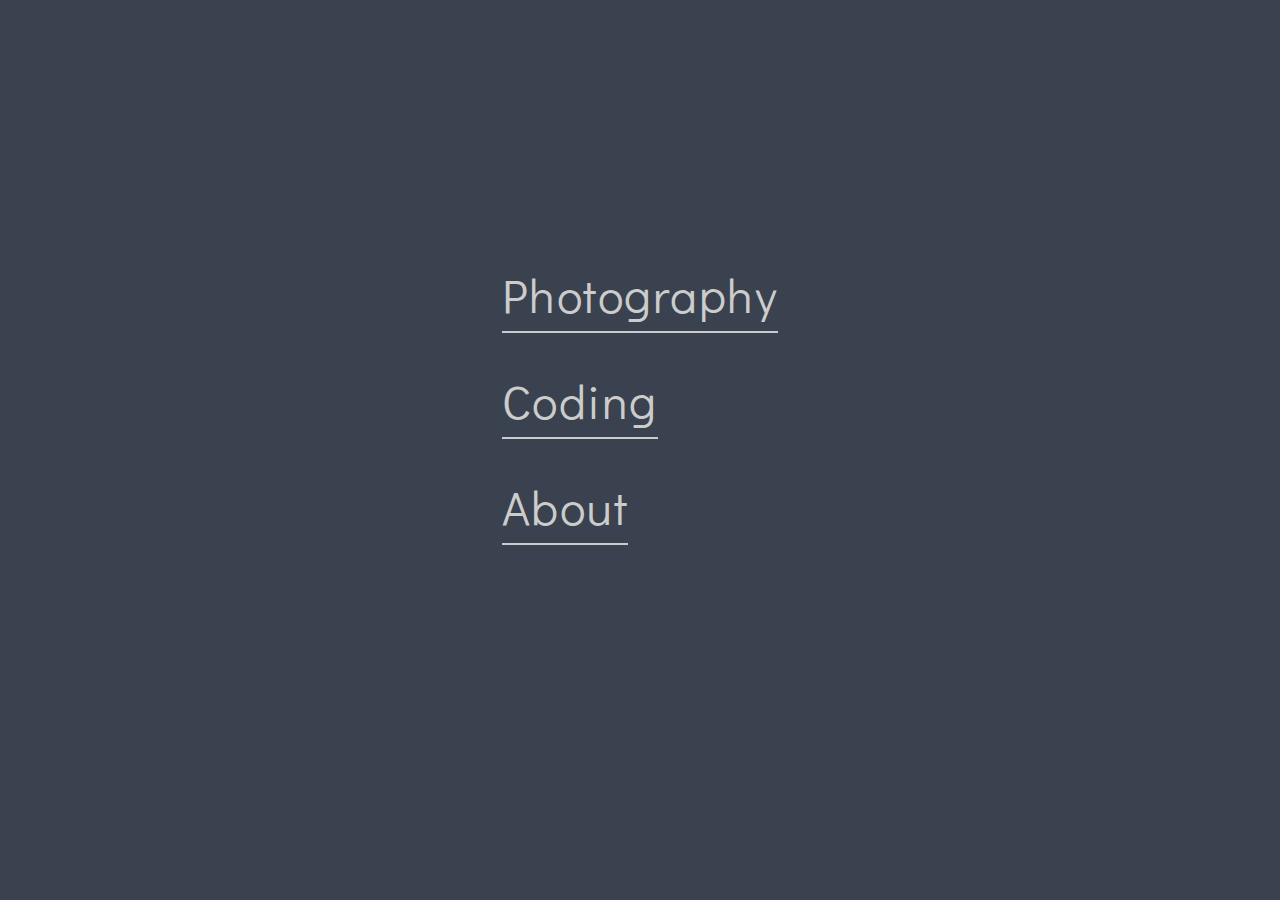
<file: index.html>
<!DOCTYPE html>
<html>

<head>
	<meta name="generator" content="Hugo 0.92.0" />
    <meta charset="utf-8">
<meta http-equiv="X-UA-Compatible" content="chrome=1">
<meta name="HandheldFriendly" content="True">
<meta name="MobileOptimized" content="320">
<meta name="viewport" content="width=device-width, initial-scale=1.0">
<meta name="referrer" content="no-referrer">

<title>
    Jan Krol
</title>
<link href="/index.xml" rel="alternate" type="application/rss+xml" title="Jan Krol" />








<link rel="stylesheet" href="/css/main.min.c5514d3530979d291f3497facc20da1cec870028dbc2a3630b64bab8721bbe49.css" integrity="sha256-xVFNNTCXnSkfNJf6zCDaHOyHACjbwqNjC2S6uHIbvkk=" crossorigin="anonymous" media="screen">




  






<link rel="stylesheet" href="https://fonts.googleapis.com/css?family=Didact+Gothic">

<meta name="twitter:card" content="summary"/>
<meta name="twitter:title" content="Jan Krol"/>
<meta name="twitter:description" content=""/>

<meta property="og:title" content="Jan Krol" />
<meta property="og:description" content="" />
<meta property="og:type" content="website" />
<meta property="og:url" content="https://jkrol21.github.io/" />



    <title>Jan Krol</title>
</head>

<body>
    

    <nav role="navigation" class="flex-container" id="splash">

        
        
            <a href="/photography" class="big-link">
                Photography
            </a>
        
            <a href="/coding" class="big-link">
                Coding
            </a>
        
            <a href="/about" class="big-link">
                About
            </a>
        

        

    </nav>
</body>

</html>
</file>
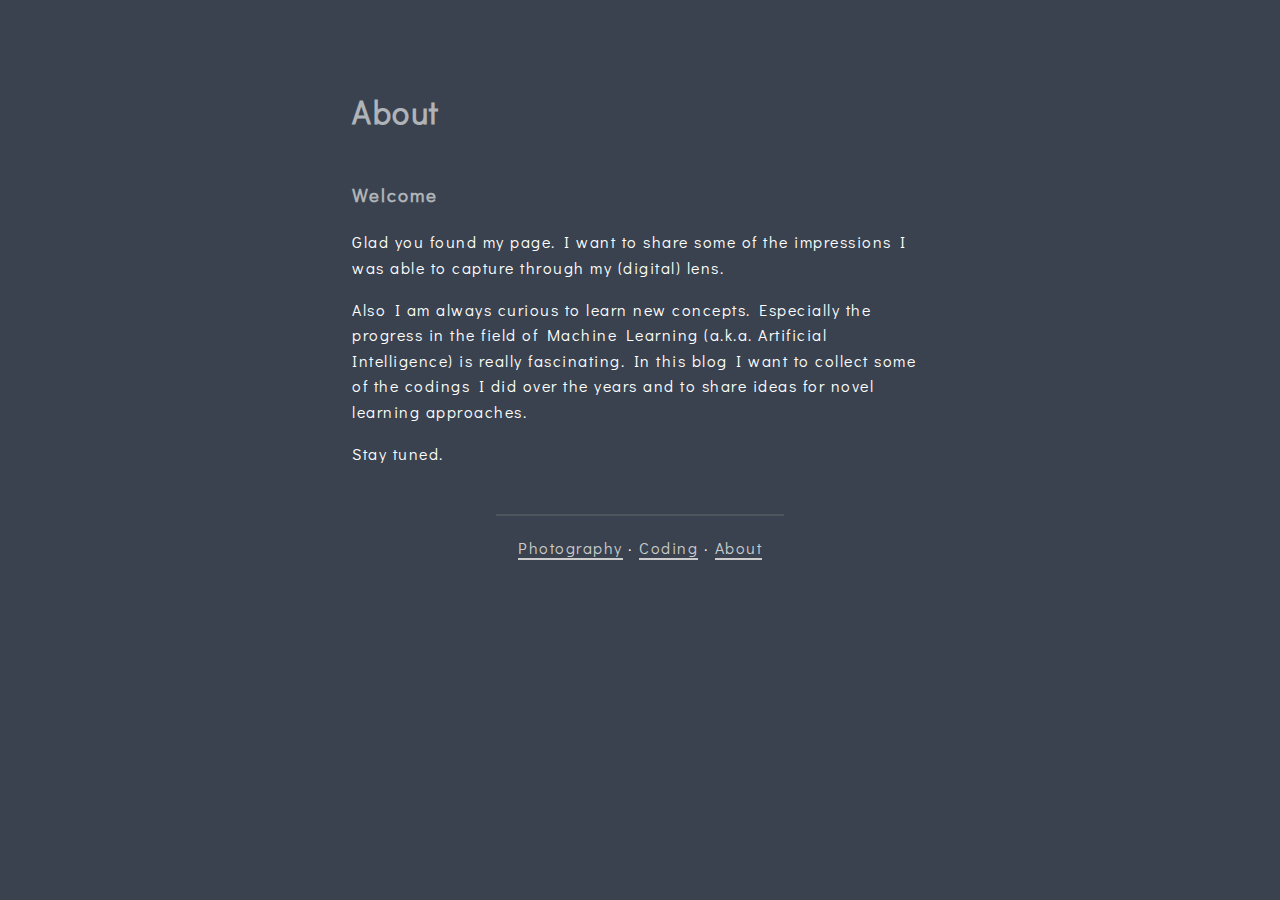
<file: about/index.html>
<!DOCTYPE html>
<html>

<head>
    
    <meta charset="utf-8">
<meta http-equiv="X-UA-Compatible" content="chrome=1">
<meta name="HandheldFriendly" content="True">
<meta name="MobileOptimized" content="320">
<meta name="viewport" content="width=device-width, initial-scale=1.0">
<meta name="referrer" content="no-referrer">

<title>
    About - Jan Krol
</title>









<link rel="stylesheet" href="/css/main.min.c5514d3530979d291f3497facc20da1cec870028dbc2a3630b64bab8721bbe49.css" integrity="sha256-xVFNNTCXnSkfNJf6zCDaHOyHACjbwqNjC2S6uHIbvkk=" crossorigin="anonymous" media="screen">




  






<link rel="stylesheet" href="https://fonts.googleapis.com/css?family=Didact+Gothic">

<meta name="twitter:card" content="summary"/>
<meta name="twitter:title" content="About"/>
<meta name="twitter:description" content="Welcome&nbsp;¶Glad you found my page. I want to share some of the impressions I was able to capture through my (digital) lens.
Also I am always curious to learn new concepts. Especially the progress in the field of Machine Learning (a.k.a. Artificial Intelligence) is really fascinating. In this blog I want to collect some of the codings I did over the years and to share ideas for novel learning approaches."/>

<meta property="og:title" content="About" />
<meta property="og:description" content="Welcome&nbsp;¶Glad you found my page. I want to share some of the impressions I was able to capture through my (digital) lens.
Also I am always curious to learn new concepts. Especially the progress in the field of Machine Learning (a.k.a. Artificial Intelligence) is really fascinating. In this blog I want to collect some of the codings I did over the years and to share ideas for novel learning approaches." />
<meta property="og:type" content="article" />
<meta property="og:url" content="https://jkrol21.github.io/about/" /><meta property="article:section" content="" />
<meta property="article:published_time" content="2020-09-08T00:00:00+00:00" />
<meta property="article:modified_time" content="2020-09-08T00:00:00+00:00" />



    

    
    
    
    <title>
        
        About
        
    </title>
</head>

<body>
    
    
    <header class="wrap flex-container">
        <h1>About</h1>
    </header>
    
    <main class="wrap">
        
        <article role="article" class="flex-container">
<h3 id="welcome" class="anchor-link"><a href="#welcome">Welcome<span class="pilcrow">&nbsp;¶</span></a></h3>
<p>Glad you found my page. I want to share some of the impressions I was able to capture through my (digital) lens.</p>
<p>Also I am always curious to learn new concepts. Especially the progress in the field of Machine Learning (a.k.a. Artificial Intelligence) is really fascinating.
In this blog I want to collect some of the codings I did over the years and to share ideas for novel learning approaches.</p>
<p>Stay tuned.</p>
</article>
        

        
        
        <nav role="navigation" class="flex-container bottom-menu">
            
<hr />
<p>


    

    
        
            <a href="/photography">Photography</a>
        
    
    
        
            &#183; 
            <a href="/coding">Coding</a>
        
            &#183; 
            <a href="/about">About</a>
        
    
    
    

</p>
        </nav>
        
        
    </main>
    
    <footer class="flex-container footer">
</footer>
    
    
</body>

</html>
</file>
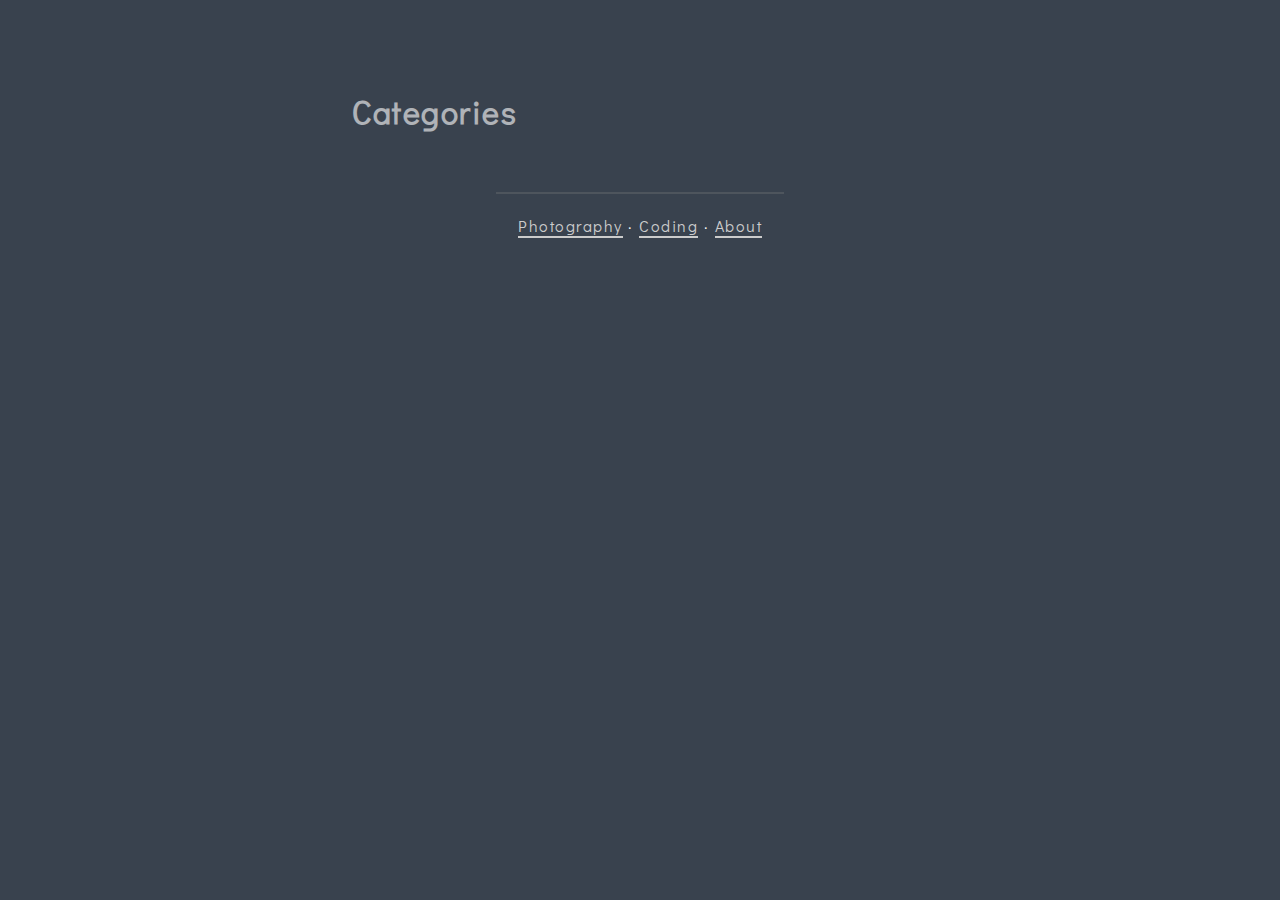
<file: categories/index.html>
<!DOCTYPE html>
<html>

<head>
    
    <meta charset="utf-8">
<meta http-equiv="X-UA-Compatible" content="chrome=1">
<meta name="HandheldFriendly" content="True">
<meta name="MobileOptimized" content="320">
<meta name="viewport" content="width=device-width, initial-scale=1.0">
<meta name="referrer" content="no-referrer">

<title>
    Categories - Jan Krol
</title>
<link href="/categories/index.xml" rel="alternate" type="application/rss+xml" title="Jan Krol" />








<link rel="stylesheet" href="/css/main.min.c5514d3530979d291f3497facc20da1cec870028dbc2a3630b64bab8721bbe49.css" integrity="sha256-xVFNNTCXnSkfNJf6zCDaHOyHACjbwqNjC2S6uHIbvkk=" crossorigin="anonymous" media="screen">




  






<link rel="stylesheet" href="https://fonts.googleapis.com/css?family=Didact+Gothic">

<meta name="twitter:card" content="summary"/>
<meta name="twitter:title" content="Categories"/>
<meta name="twitter:description" content=""/>

<meta property="og:title" content="Categories" />
<meta property="og:description" content="" />
<meta property="og:type" content="website" />
<meta property="og:url" content="https://jkrol21.github.io/categories/" />



    

    
    
    
    <title>
        
        Categories
        
    </title>
</head>

<body>
    
    
    <header class="wrap flex-container">
        <h1>Categories</h1>
    </header>
    
    <main class="wrap">
        
<article class="flex-container">
    
</article>
<nav role="navigation">
    <ul>
        
    </ul>
</nav>


        
        
        <nav role="navigation" class="flex-container bottom-menu">
            
<hr />
<p>


    

    
        
            <a href="/photography">Photography</a>
        
    
    
        
            &#183; 
            <a href="/coding">Coding</a>
        
            &#183; 
            <a href="/about">About</a>
        
    
    
    

</p>
        </nav>
        
        
    </main>
    
    <footer class="flex-container footer">
</footer>
    
    
</body>

</html>
</file>
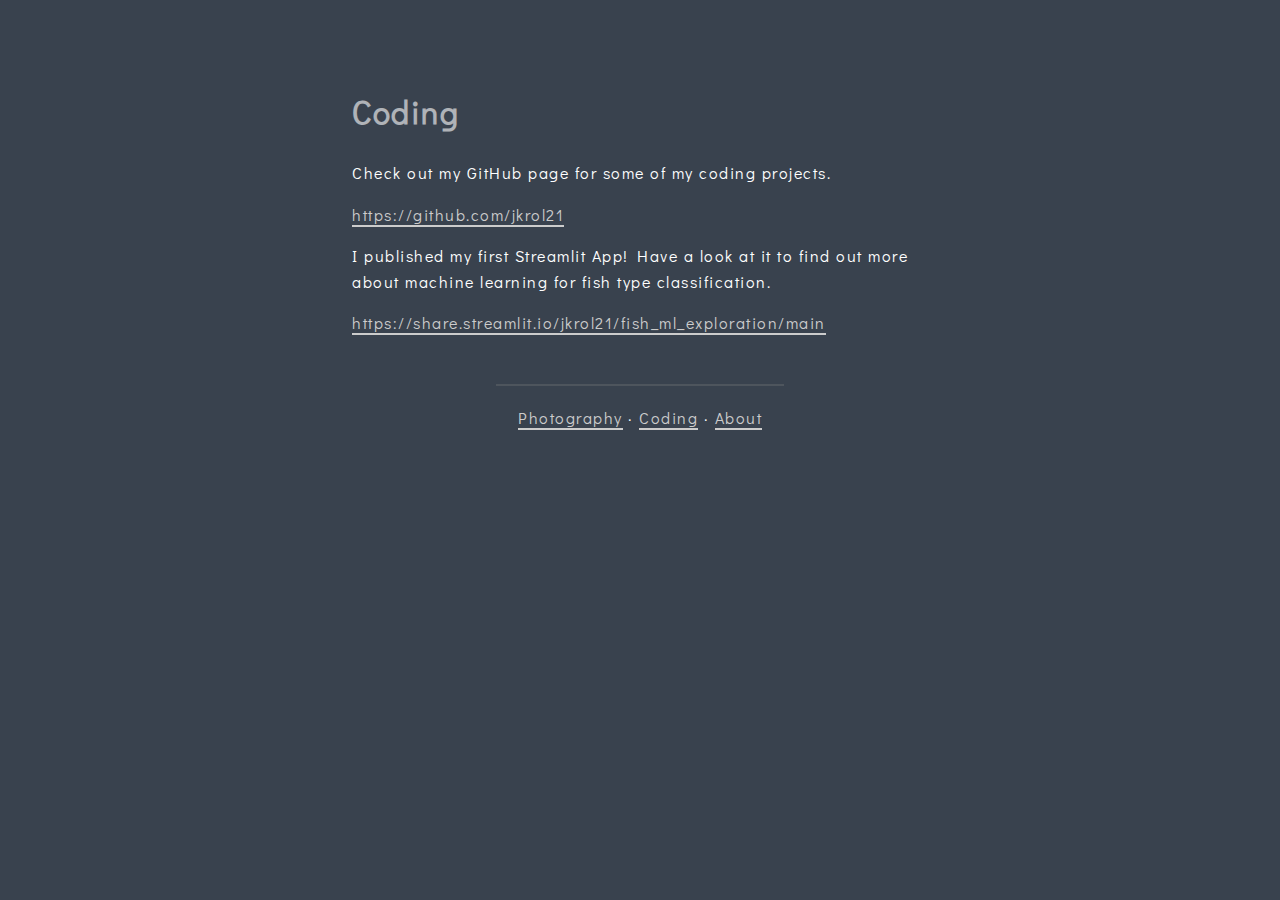
<file: coding/index.html>
<!DOCTYPE html>
<html>

<head>
    
    <meta charset="utf-8">
<meta http-equiv="X-UA-Compatible" content="chrome=1">
<meta name="HandheldFriendly" content="True">
<meta name="MobileOptimized" content="320">
<meta name="viewport" content="width=device-width, initial-scale=1.0">
<meta name="referrer" content="no-referrer">

<title>
    Coding - Jan Krol
</title>









<link rel="stylesheet" href="/css/main.min.c5514d3530979d291f3497facc20da1cec870028dbc2a3630b64bab8721bbe49.css" integrity="sha256-xVFNNTCXnSkfNJf6zCDaHOyHACjbwqNjC2S6uHIbvkk=" crossorigin="anonymous" media="screen">




  






<link rel="stylesheet" href="https://fonts.googleapis.com/css?family=Didact+Gothic">

<meta name="twitter:card" content="summary"/>
<meta name="twitter:title" content="Coding"/>
<meta name="twitter:description" content="Check out my GitHub page for some of my coding projects.
https://github.com/jkrol21
I published my first Streamlit App! Have a look at it to find out more about machine learning for fish type classification.
https://share.streamlit.io/jkrol21/fish_ml_exploration/main"/>

<meta property="og:title" content="Coding" />
<meta property="og:description" content="Check out my GitHub page for some of my coding projects.
https://github.com/jkrol21
I published my first Streamlit App! Have a look at it to find out more about machine learning for fish type classification.
https://share.streamlit.io/jkrol21/fish_ml_exploration/main" />
<meta property="og:type" content="article" />
<meta property="og:url" content="https://jkrol21.github.io/coding/" /><meta property="article:section" content="" />
<meta property="article:published_time" content="2020-03-23T00:00:00+00:00" />
<meta property="article:modified_time" content="2020-03-23T00:00:00+00:00" />



    

    
    
    
    <title>
        
        Coding
        
    </title>
</head>

<body>
    
    
    <header class="wrap flex-container">
        <h1>Coding</h1>
    </header>
    
    <main class="wrap">
        
        <article role="article" class="flex-container"><p>Check out my GitHub page for some of my coding projects.</p>
<p><a href="https://github.com/jkrol21">https://github.com/jkrol21</a></p>
<p>I published my first Streamlit App! 
Have a look at it to find out more about machine learning for fish type classification.</p>
<p><a href="https://share.streamlit.io/jkrol21/fish_ml_exploration/main">https://share.streamlit.io/jkrol21/fish_ml_exploration/main</a></p>
</article>
        

        
        
        <nav role="navigation" class="flex-container bottom-menu">
            
<hr />
<p>


    

    
        
            <a href="/photography">Photography</a>
        
    
    
        
            &#183; 
            <a href="/coding">Coding</a>
        
            &#183; 
            <a href="/about">About</a>
        
    
    
    

</p>
        </nav>
        
        
    </main>
    
    <footer class="flex-container footer">
</footer>
    
    
</body>

</html>
</file>
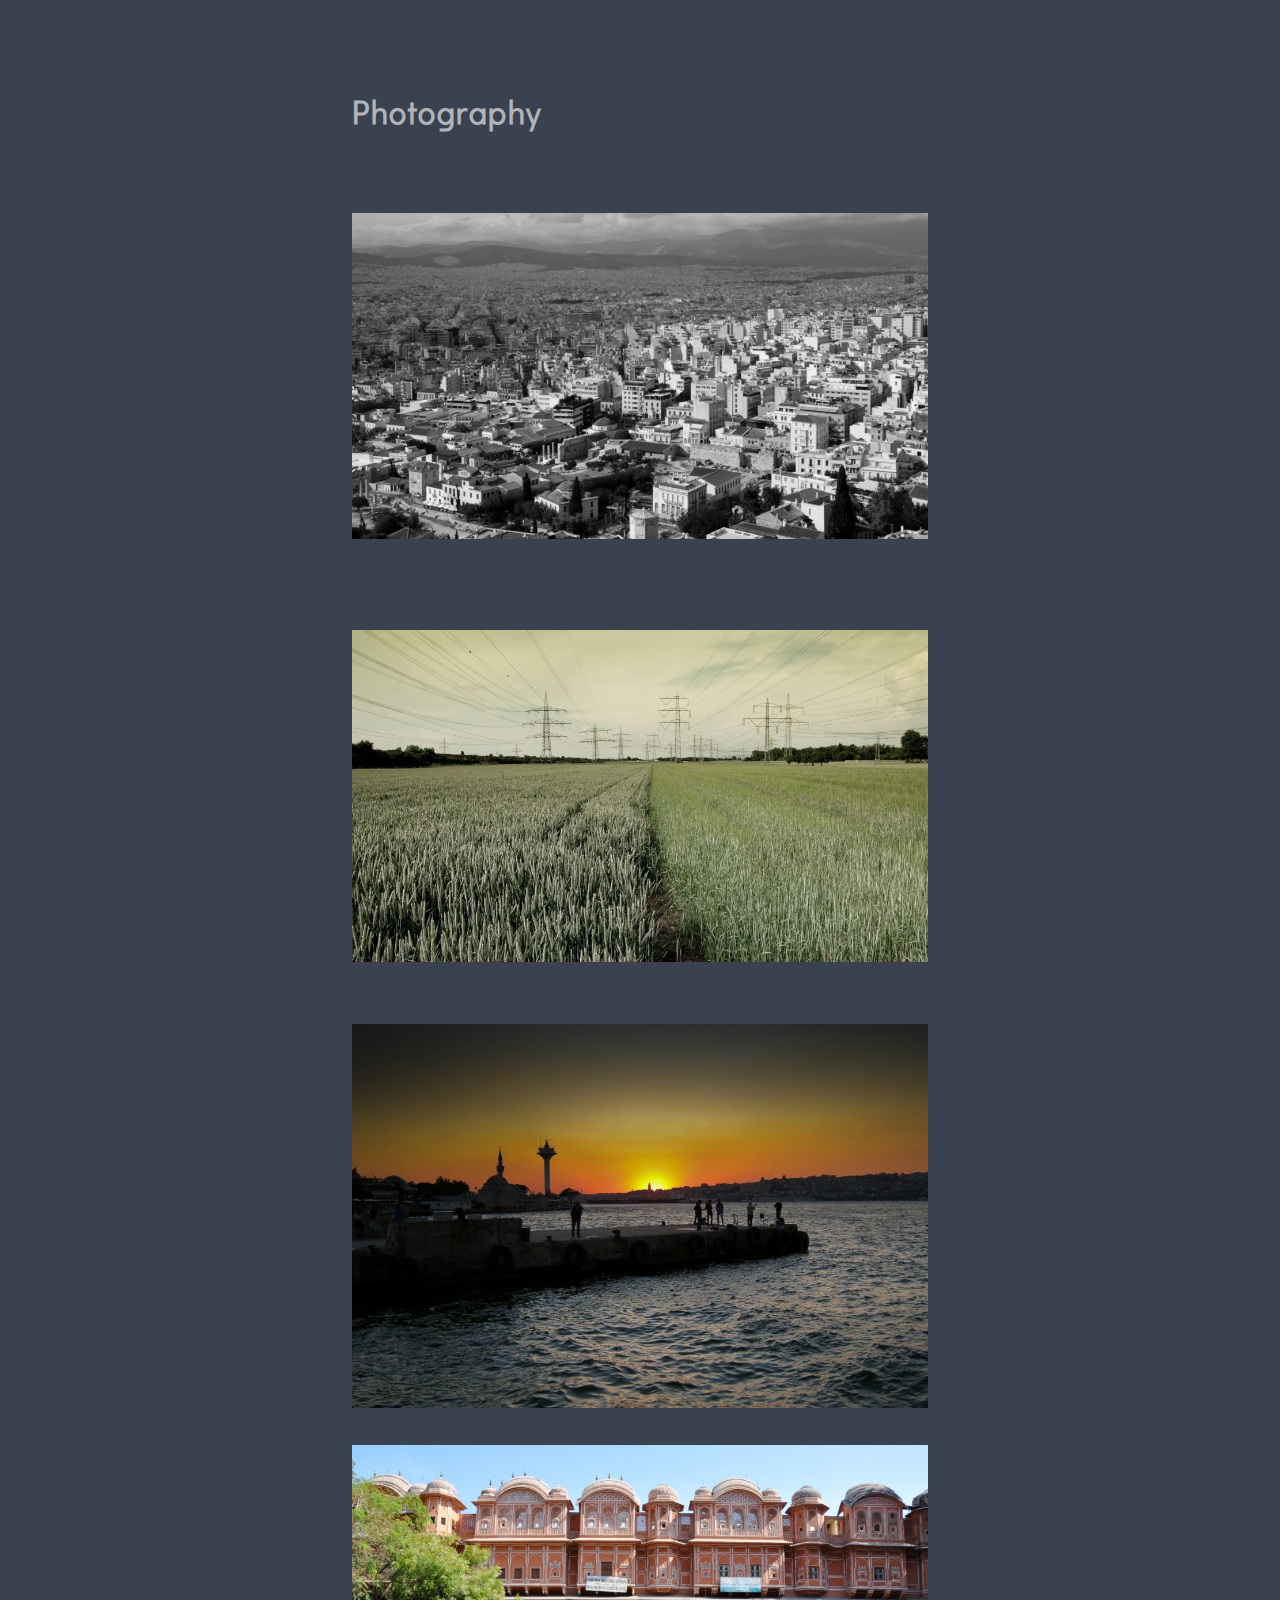
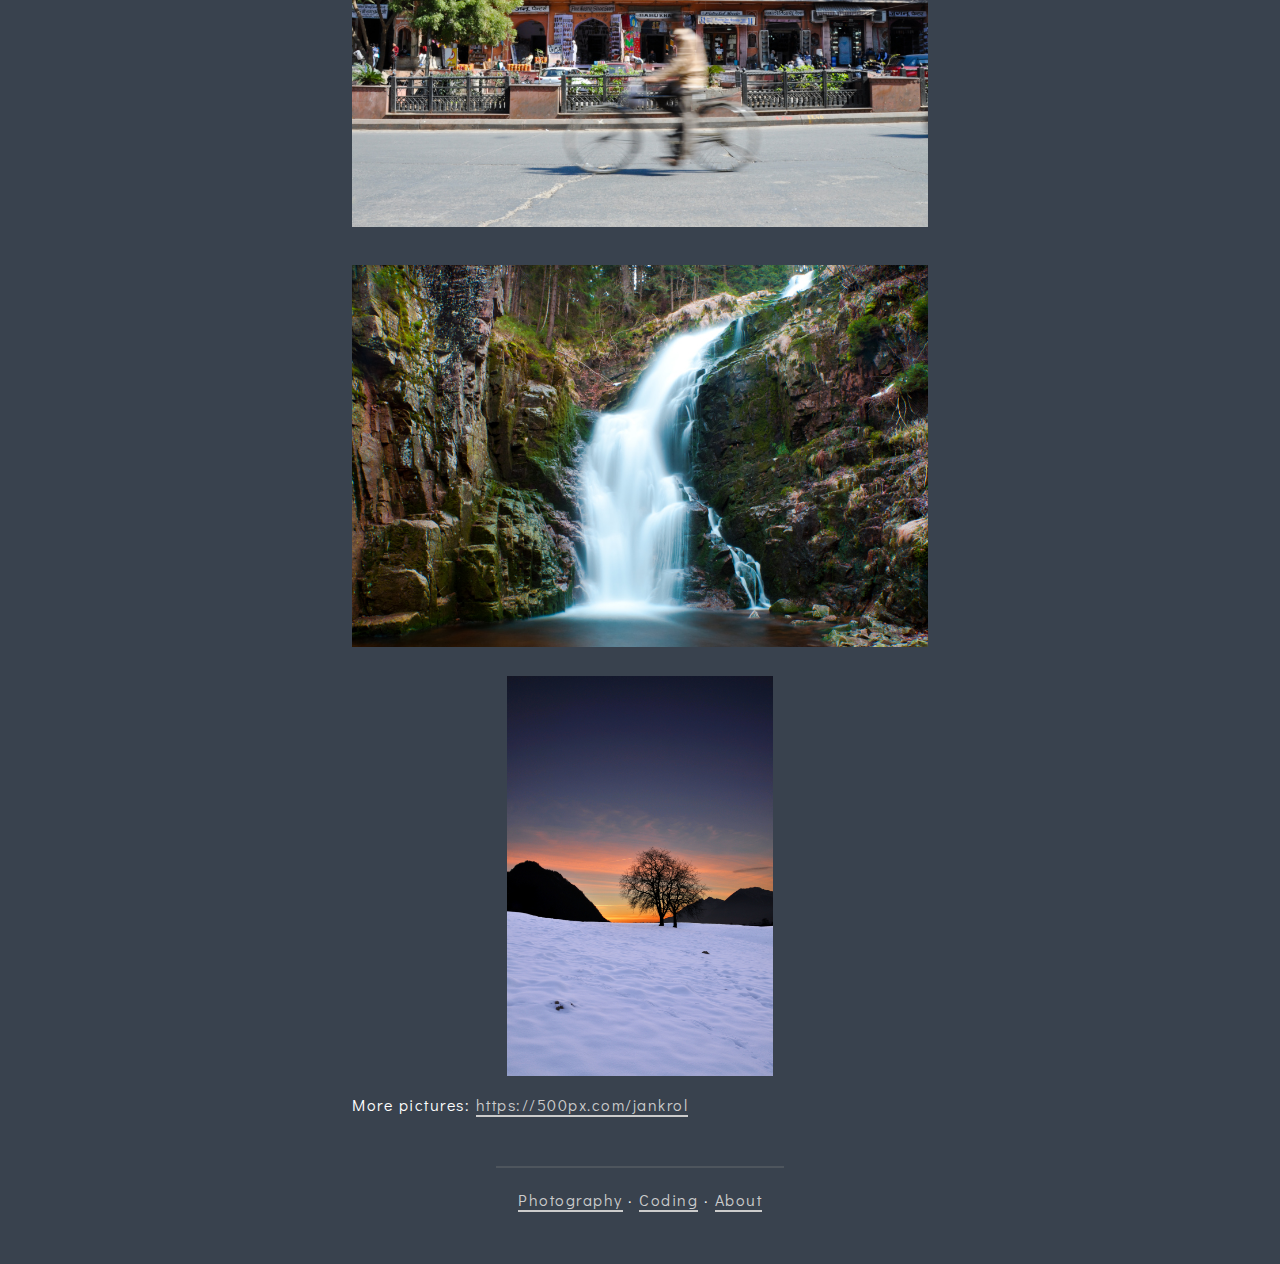
<file: photography/index.html>
<!DOCTYPE html>
<html>

<head>
    
    <meta charset="utf-8">
<meta http-equiv="X-UA-Compatible" content="chrome=1">
<meta name="HandheldFriendly" content="True">
<meta name="MobileOptimized" content="320">
<meta name="viewport" content="width=device-width, initial-scale=1.0">
<meta name="referrer" content="no-referrer">

<title>
    Photography - Jan Krol
</title>
<link href="/photography/index.xml" rel="alternate" type="application/rss+xml" title="Jan Krol" />








<link rel="stylesheet" href="/css/main.min.c5514d3530979d291f3497facc20da1cec870028dbc2a3630b64bab8721bbe49.css" integrity="sha256-xVFNNTCXnSkfNJf6zCDaHOyHACjbwqNjC2S6uHIbvkk=" crossorigin="anonymous" media="screen">




  





<link rel="stylesheet" href="https://jkrol21.github.io/css/photoswipe.css">

<link rel="stylesheet" href="https://jkrol21.github.io/css/default-skin.css">



<link rel="stylesheet" href="https://fonts.googleapis.com/css?family=Didact+Gothic">

<meta name="twitter:card" content="summary"/>
<meta name="twitter:title" content="Photography"/>
<meta name="twitter:description" content=""/>

<meta property="og:title" content="Photography" />
<meta property="og:description" content="" />
<meta property="og:type" content="website" />
<meta property="og:url" content="https://jkrol21.github.io/photography/" />



    

    
    
    
    <title>
        
        Photography
        
    </title>
</head>

<body>
    
    
    <header class="wrap flex-container">
        <h1>Photography</h1>
    </header>
    
    <main class="wrap">
        



    <div class="grid ">
    
    
        
        <div>
            <img src="/photography/1athen.jpg" alt="" style="object-fit: contain;" />
        </div>
    
        
        <div>
            <img src="/photography/2modern.jpg" alt="" style="object-fit: contain;" />
        </div>
    
        
        <div>
            <img src="/photography/3istanbul.jpg" alt="" style="object-fit: contain;" />
        </div>
    
        
        <div>
            <img src="/photography/4india.jpg" alt="" style="object-fit: contain;" />
        </div>
    
        
        <div>
            <img src="/photography/waterfall.jpg" alt="" style="object-fit: contain;" />
        </div>
    
        
        <div>
            <img src="/photography/zachod1.JPG" alt="" style="object-fit: contain;" />
        </div>
    
    </div>




<article role="article" class="flex-container">
    <p>More pictures: <a href="https://500px.com/jankrol">https://500px.com/jankrol</a></p>

</article>



        
        
        <nav role="navigation" class="flex-container bottom-menu">
            
<hr />
<p>


    

    
        
            <a href="/photography">Photography</a>
        
    
    
        
            &#183; 
            <a href="/coding">Coding</a>
        
            &#183; 
            <a href="/about">About</a>
        
    
    
    

</p>
        </nav>
        
        
    </main>
    
    <footer class="flex-container footer">
</footer>
    
    
</body>

</html>
</file>
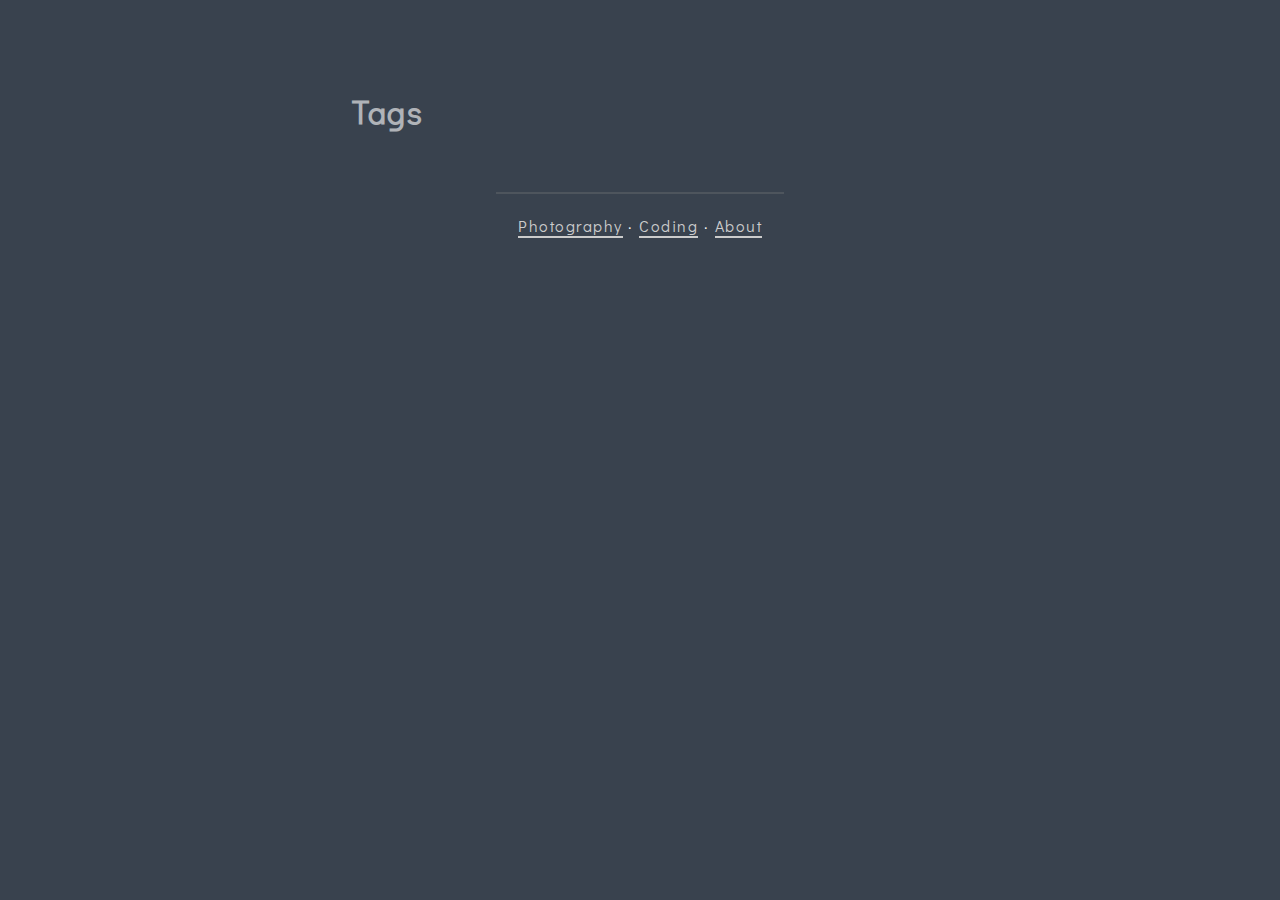
<file: tags/index.html>
<!DOCTYPE html>
<html>

<head>
    
    <meta charset="utf-8">
<meta http-equiv="X-UA-Compatible" content="chrome=1">
<meta name="HandheldFriendly" content="True">
<meta name="MobileOptimized" content="320">
<meta name="viewport" content="width=device-width, initial-scale=1.0">
<meta name="referrer" content="no-referrer">

<title>
    Tags - Jan Krol
</title>
<link href="/tags/index.xml" rel="alternate" type="application/rss+xml" title="Jan Krol" />








<link rel="stylesheet" href="/css/main.min.c5514d3530979d291f3497facc20da1cec870028dbc2a3630b64bab8721bbe49.css" integrity="sha256-xVFNNTCXnSkfNJf6zCDaHOyHACjbwqNjC2S6uHIbvkk=" crossorigin="anonymous" media="screen">




  






<link rel="stylesheet" href="https://fonts.googleapis.com/css?family=Didact+Gothic">

<meta name="twitter:card" content="summary"/>
<meta name="twitter:title" content="Tags"/>
<meta name="twitter:description" content=""/>

<meta property="og:title" content="Tags" />
<meta property="og:description" content="" />
<meta property="og:type" content="website" />
<meta property="og:url" content="https://jkrol21.github.io/tags/" />



    

    
    
    
    <title>
        
        Tags
        
    </title>
</head>

<body>
    
    
    <header class="wrap flex-container">
        <h1>Tags</h1>
    </header>
    
    <main class="wrap">
        
<article class="flex-container">
    
</article>
<nav role="navigation">
    <ul>
        
    </ul>
</nav>


        
        
        <nav role="navigation" class="flex-container bottom-menu">
            
<hr />
<p>


    

    
        
            <a href="/photography">Photography</a>
        
    
    
        
            &#183; 
            <a href="/coding">Coding</a>
        
            &#183; 
            <a href="/about">About</a>
        
    
    
    

</p>
        </nav>
        
        
    </main>
    
    <footer class="flex-container footer">
</footer>
    
    
</body>

</html>
</file>
<file: css/main.min.c5514d3530979d291f3497facc20da1cec870028dbc2a3630b64bab8721bbe49.css>
*{margin:0;padding:0;box-sizing:border-box}html{background-color:#39424e;font-family:didact gothic,sans serif;font-size:16px}body{font-size:16px;font-family:didact gothic,sans serif;color:#fff;line-height:2rem;letter-spacing:1.5px;text-shadow:none;display:flex;flex-direction:column;justify-content:space-between;align-items:center;opacity:1}header{padding:6em 1em 1em 0}@media screen and (max-width:736px){header{padding:3em 0}}h1,h2,h3{margin-bottom:.5em;font-family:didact gothic,sans-serif;opacity:.6}li{opacity:.8}li a{opacity:.9}ul{list-style-type:none}p{display:inline}a{color:#ccc;text-decoration:none;border-bottom:2px solid #ccc;transition:.5s ease}a:hover{color:#fff;font-style:none}a:active{color:#ccc}hr{margin:1rem 0;background-color:transparent;width:50%;border-style:solid;border-width:1px;opacity:.3}nav{margin:1em auto}.wrap{margin:0 auto;width:45%;max-width:64em}@media screen and (max-width:736px){.wrap{width:90%}}.tag-container{display:flex;flex-direction:row;justify-content:flex-start;align-items:center}.tag{background-color:transparent;position:relative;bottom:0}.flex-container{display:flex;flex-direction:column;justify-content:center;align-items:flex-start}.bottom-menu{display:flex;flex-direction:column;justify-content:center;align-items:center;text-align:center}.footer{width:100%;display:flex;justify-content:center;align-items:center;text-align:center;background-color:transparent;position:relative;bottom:0;padding:1rem;font-family:didact gothic,sans serif;font-size:1rem;line-height:1em;opacity:.8}.footer a{border-bottom:none;display:contents}#splash{min-height:calc(100vh - 6em)}.big-link{font-family:didact gothic,sans serif;font-size:3rem;font-weight:300;margin-bottom:2rem;line-height:1.5em}#title{margin-top:3rem;font-family:didact gothic,sans serif;font-size:2rem;line-height:3rem;margin-bottom:2rem}article{width:100%;line-height:2em;letter-spacing:2px}article div{width:100%;height:100%;margin-bottom:1em}article h1,article h2,article h3{margin:1em 0;text-align:left}article .anchor-link>a{border-bottom:none;color:#fff}article .anchor-link>a:hover>.pilcrow{display:inline}article span.pilcrow{display:none}article p{display:block;margin-bottom:1em;line-height:1.6;letter-spacing:1.5px}article .highlight{width:100%}article pre{line-height:2rem;border-radius:3px;padding:1rem;overflow-x:auto;background-color:#000004;width:100%;margin-bottom:1em}article pre>code{border:none}article code{font-size:.9rem;font-family:source code pro,monospace;padding:.1rem;border-radius:3px;border:1px solid #ccc}article img{width:100%;max-width:100%;display:block;margin:2rem auto;opacity:1}article blockquote{background-color:#ccc;color:#39424e;padding:2rem;margin:2rem 1rem;border-radius:3px}article blockquote a{color:#111}article blockquote ul{margin-top:1rem}article blockquote li{list-style:disc}article table{width:100%;border-collapse:collapse;margin:1rem 0;overflow-x:auto}article table th{font-size:.9rem}article table td,article table th{padding:2px 5px;text-align:center;border:1px solid #ccc}article li{line-height:2;padding-left:.4rem}article li:last-child{margin-bottom:1rem}article ul{list-style:disc outside;padding-left:2rem}article ol{list-style:decimal outside;padding-left:2rem}article .gist{max-width:100%}article .gist td,article .gist th{text-align:left;border:0}article .gist .gist-meta{background-color:transparent;color:#fff}article .gist .gist-meta a{color:#fff}.tag{padding:.25em 0;margin-right:.5em;opacity:.6}.grid{margin:1em auto;display:grid;grid-gap:20px;grid-template-columns:repeat(auto-fit,minmax(400px,1fr));grid-auto-rows:400px}@media screen and (max-width:736px){.grid{grid-template-columns:repeat(auto-fit,minmax(100%,1fr))}}.grid.keep-aspect-ratio{grid-auto-rows:auto;place-items:start}.grid>div{background-color:transparent;overflow:hidden}.grid>div>img{height:100%;width:100%;-o-object-fit:cover;object-fit:cover;opacity:1}.grid>div>a{border-bottom:none}.grid>div>a>img{height:100%;width:100%;-o-object-fit:cover;object-fit:cover;opacity:1}.video{position:fixed;z-index:-1}#overlay{position:fixed;height:100%;width:100%;top:0;left:0;background:rgba(0,0,0,.4);z-index:-1}@media(min-aspect-ratio:16/9){.video{width:100%;height:auto}}@media(max-aspect-ratio:16/9){.video{width:auto;height:100%}}.go-left{justify-content:flex-start;align-items:flex-start}.go-right{justify-content:flex-end;align-items:flex-end}.go-center{justify-content:center;align-items:center}
</file>
